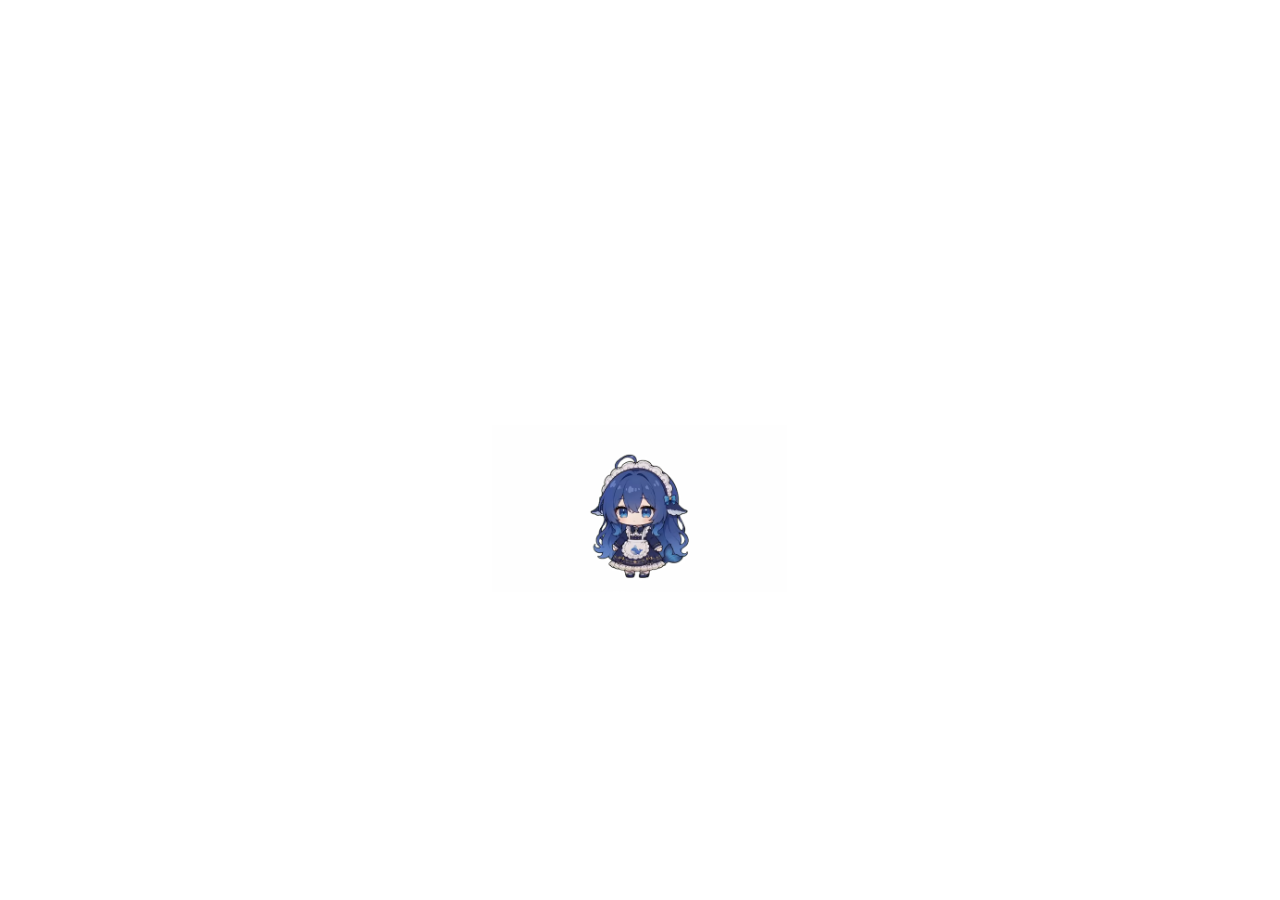
<file: Resources/index.html>
<!DOCTYPE html>
<html lang="zh-CN"><head><meta charset="UTF-8"><meta name="viewport" content="width=device-width,initial-scale=1"><meta http-equiv="Content-Security-Policy" content="default-src 'none'; script-src 'self'; style-src 'self' 'unsafe-inline'; img-src 'self' starbud-asset: data:; media-src 'self'; connect-src 'none'"><title>QWhaleMaiden</title><link rel="stylesheet" href="pet.css"><link rel="stylesheet" href="app.css"></head>
<body class="pet-window"><div id="stage">
<section id="notice" hidden aria-label="提醒"><button id="noticeBody" title="前往来源应用"><span id="noticeSource"></span><strong id="noticeText"></strong></button><div class="notice-controls"><button id="prev" aria-label="上一条">‹</button><span id="position"></span><button id="next" aria-label="下一条">›</button><span class="spacer"></span><button id="ackReminder" hidden>知道啦</button><button id="later" title="30 分钟后再提醒">稍后</button><button id="dismiss" aria-label="收起提醒"><svg viewBox="0 0 12 12" aria-hidden="true" focusable="false"><path d="M2 2L10 10M10 2L2 10" fill="none" stroke="currentColor" stroke-width="1.6" stroke-linecap="round"/></svg></button></div></section>
<div id="localLine" hidden></div><div id="art" aria-label="DSH 蓝鲸娘"><img id="poster" src="dsh/poster.png" alt="蓝鲸娘"><video muted playsinline preload="auto"></video><video muted playsinline preload="auto"></video><div id="pet"></div></div><div id="customArt" hidden></div>
<div id="petMenu" hidden aria-label="快捷操作"><button id="focusToggle">开始番茄钟</button><button id="controlsButton" aria-haspopup="dialog" aria-expanded="false">更多</button></div>
<section id="morePanel" hidden role="dialog" aria-label="更多功能"><header><strong>更多</strong><button id="closeMore" aria-label="关闭更多"><svg viewBox="0 0 12 12" aria-hidden="true" focusable="false"><path d="M2 2L10 10M10 2L2 10" fill="none" stroke="currentColor" stroke-width="1.6" stroke-linecap="round"/></svg></button></header><nav role="tablist" aria-label="功能分类"><button role="tab" data-more-tab="interact" aria-selected="true">互动</button><button role="tab" data-more-tab="tools" aria-selected="false">工具</button><button role="tab" data-more-tab="manage" aria-selected="false">管理</button></nav>
<div data-more-page="interact" class="more-grid"><button data-pet="eat">喂食<span>来点小零食</span></button><button data-pet="play">玩耍<span>随机玩个游戏</span></button><button data-pet="walk">散步<span>出去走走</span></button><button data-pet="sleep" id="sleepToggle">打个盹<span>安静休息一会儿</span></button><button id="saySomething">说句话<span>换一句碎碎念</span></button><button data-control="edgeQuiet">贴边勿扰<span>屏幕底边安静陪伴</span></button></div>
<div data-more-page="tools" hidden><div class="mini-focus"><div id="miniFocusContent"><span id="miniFocusState">专注时间</span><strong id="miniClock">45:00</strong><div><button id="pauseQuick" data-quick-focus="pause">暂停</button><button data-quick-focus="break">休息 5 分钟</button></div></div><section id="miniWidgets" hidden aria-label="天气与今日日历"><div class="mini-weather"><strong id="miniWeatherSummary"></strong><small id="miniWeatherMeta"></small></div><button id="miniCalendar" title="打开系统日历"><span id="miniCalendarDate"></span><div id="miniCalendarItems"></div></button><button id="inlineWidgetSettings" data-open-tab="widgets" hidden>天气与日历设置</button></section></div><div class="more-grid"><button id="toggleWidgets" aria-expanded="false">天气与日历</button><button id="focusSettings" data-open-tab="life">专注与休息</button></div></div>
<div data-more-page="manage" hidden><label><span>偶尔散步</span><input type="checkbox" data-pet-setting="walk"></label><label><span>离线碎碎念</span><input type="checkbox" data-pet-setting="whispers"></label><label><span>减少动态效果</span><input type="checkbox" data-pet-setting="reducedMotion"></label><div class="more-grid manage-actions"><button data-open-tab="packs">换个形象</button><button data-control="through">鼠标穿透</button><button data-open-tab="companion">全部设置</button><button data-control="quit" class="danger">退出桌宠</button></div></div>
</section>
</div><script src="dsh/catalog.js"></script><script src="dsh-renderer.js"></script><script src="pet.js"></script></body></html>
</file>
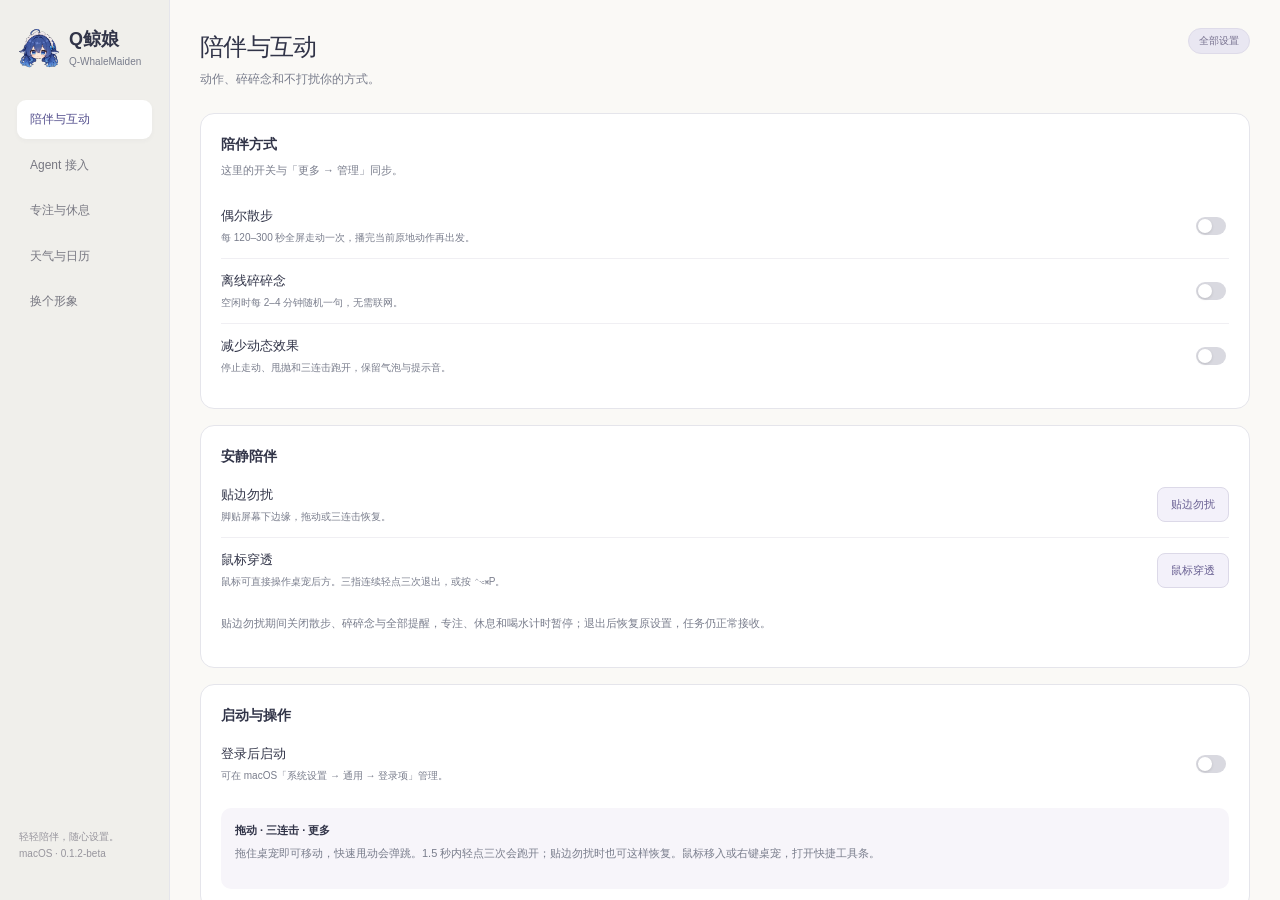
<file: Resources/settings.html>
<!DOCTYPE html>
<html lang="zh-CN"><head><meta charset="UTF-8"><meta name="viewport" content="width=device-width,initial-scale=1"><meta http-equiv="Content-Security-Policy" content="default-src 'none'; script-src 'self'; style-src 'self' 'unsafe-inline'; img-src 'self' starbud-asset: data:; connect-src 'none'"><title>QWhaleMaiden · 全部设置</title><link rel="stylesheet" href="app.css"></head>
<body class="settings-window">
<aside><div class="brand"><img class="brand-mark" src="settings-avatar.png" alt="鲸娘头像"><div class="brand-copy"><strong>Q鲸娘</strong><small>Q-WhaleMaiden</small></div></div><nav class="nav" aria-label="全部设置"><button data-tab="companion" class="active" aria-current="page">陪伴与互动</button><button data-tab="agents">Agent 接入</button><button data-tab="life">专注与休息</button><button data-tab="widgets">天气与日历</button><button data-tab="packs">换个形象</button></nav><div class="sidebar-foot">轻轻陪伴，随心设置。<br>macOS · <span id="version">0.1.2-beta</span></div></aside>
<main><header><div><h1 id="pageTitle">陪伴与互动</h1><p id="pageDescription">动作、碎碎念和不打扰你的方式。</p></div><span class="tag">全部设置</span></header>
<section data-section="companion" aria-label="陪伴与互动">
<div class="card"><h2>陪伴方式</h2><p>这里的开关与「更多 → 管理」同步。</p>
<label class="row"><span>偶尔散步<small>每 120–300 秒全屏走动一次，播完当前原地动作再出发。</small></span><input type="checkbox" data-setting="walk"></label>
<label class="row"><span>离线碎碎念<small>空闲时每 2–4 分钟随机一句，无需联网。</small></span><input type="checkbox" data-setting="whispers"></label>
<label class="row"><span>减少动态效果<small>停止走动、甩抛和三连击跑开，保留气泡与提示音。</small></span><input type="checkbox" data-setting="reducedMotion"></label></div>
<div class="card"><h2>安静陪伴</h2><div class="row"><span>贴边勿扰<small id="edgeQuietDescription">脚贴屏幕下边缘，拖动或三连击恢复。</small></span><button id="edgeQuiet" class="button">贴边勿扰</button></div><div class="row"><span>鼠标穿透<small>鼠标可直接操作桌宠后方。三指连续轻点三次退出，或按 ⌃⌥⌘P。</small></span><button id="toggleThrough" class="button">鼠标穿透</button></div><p class="hint">贴边勿扰期间关闭散步、碎碎念与全部提醒，专注、休息和喝水计时暂停；退出后恢复原设置，任务仍正常接收。</p></div>
<div class="card"><h2>启动与操作</h2><label class="row"><span>登录后启动<small>可在 macOS「系统设置 → 通用 → 登录项」管理。</small></span><input type="checkbox" id="login"></label><div class="usage-note"><strong>拖动 · 三连击 · 更多</strong><p>拖住桌宠即可移动，快速甩动会弹跳。1.5 秒内轻点三次会跑开；贴边勿扰时也可这样恢复。鼠标移入或右键桌宠，打开快捷工具条。</p></div></div>
</section>
<section data-section="agents" hidden aria-label="Agent 接入">
<div class="card"><h2>通知来源</h2><p>选择想接收通知的应用，点击气泡打开对应应用。</p><div id="agentList"></div></div>
<div class="card"><h2>通知内容</h2><label class="row"><span>气泡显示任务摘要<small>默认仅显示来源与通用状态；开启后显示可用的任务摘要。</small></span><input type="checkbox" data-setting="preview"></label><p class="hint">关闭某个来源会停止采集和气泡。气泡不会替你批准权限操作，也不保证定位到具体会话。</p></div>
<details class="card"><summary>接入方法与验证范围</summary><p>Codex、灵犀读取新增的本地日志。WorkBuddy、Trae、DSH、千问办公通过对应接入配置或插件连接；千问办公不是千问聊天应用。</p><p>「安装接入」会保留已有配置并备份修改项。安装后在宿主正常信任界面允许，必要时重启宿主，再用一次真实任务验证。已配置不代表所有事件与工作模式均已支持。</p><div class="row"><span>清理通知状态<small>只清理本桌宠保存的任务和收起记录，不修改 Agent 对话。</small></span><button class="button subtle" id="clearTasks">清理状态</button></div></details>
</section>
<section data-section="life" hidden aria-label="专注与休息">
<div class="card focus-card"><div><h2>番茄钟</h2><p>45 分钟专注，5 分钟休息；下一阶段由你开始。</p><div class="clock" id="focusClock">45:00</div><p id="focusStatus" class="muted">尚未开始</p></div><div class="button-group focus-actions"><button class="button primary" data-focus="start">开始番茄钟</button><button class="button" data-focus="pause">暂停</button><button class="button" data-focus="resume">继续</button><button class="button" data-focus="break">休息 5 分钟</button><button class="button subtle" data-focus="cancel">关闭番茄钟</button></div></div>
<div class="settings-grid"><div class="card"><h2>休息提醒</h2><p>累计清醒运行时间，提醒你起身活动。</p><label class="row"><span>休息提醒</span><input type="checkbox" data-setting="restEnabled"></label><label class="row"><span>提醒间隔<small>5–180 分钟</small></span><div class="number-unit"><input type="number" min="5" max="180" data-setting="restMinutes" aria-label="休息提醒间隔"><span>分钟</span></div></label></div>
<div class="card"><h2>喝水提醒</h2><p>按设定间隔提醒，不检测实际饮水。</p><label class="row"><span>喝水提醒</span><input type="checkbox" data-setting="waterEnabled"></label><label class="row"><span>提醒间隔<small>5–240 分钟</small></span><div class="number-unit"><input type="number" min="5" max="240" data-setting="waterMinutes" aria-label="喝水提醒间隔"><span>分钟</span></div></label></div></div>
<div class="card"><h2>提醒方式</h2><label class="row"><span>柔和提示音<small>提醒首次展示时响一次，同时配合小动作和气泡。</small></span><input type="checkbox" data-setting="reminderSound"></label><div class="button-group"><button class="button" data-preview-reminder="focus">预览番茄钟</button><button class="button" data-preview-reminder="rest">预览休息提醒</button><button class="button" data-preview-reminder="water">预览喝水提醒</button></div><p class="hint">预览不改变计时。贴边勿扰时不弹出、不响铃；退出后展示仍有效的提醒。电脑休眠后，休息与喝水重新计时。</p></div>
</section>
<section data-section="widgets" hidden aria-label="天气与日历">
<div class="card"><h2>天气</h2><p>手选城市，无需定位。天气会同步到「更多 → 工具 → 天气与日历」。</p><div id="weatherDisplay" class="weather-number">选择一个城市</div><p id="weatherTime" class="hint"></p><div class="search-row"><input id="cityQuery" type="text" aria-label="城市名称" placeholder="输入城市，例如：上海" maxlength="80"><button class="button" id="citySearch">搜索城市</button><button class="button subtle" id="weatherRefresh">刷新天气</button></div><div id="cityResults"></div><p class="hint" id="weatherError" role="status"></p><p class="hint">数据来自 Open-Meteo；查询会发送所选城市的坐标。</p></div>
<div class="card"><h2>日历</h2><p id="today"></p><p class="hint" id="calendarStatus" role="status"></p><div class="button-group"><button class="button" id="calendarEnable">连接本机日历</button><button class="button subtle" id="openCalendar">打开系统日历</button><button class="button subtle" id="calendarDisable">停止读取日历</button></div><div id="calendarChoices" class="calendar-choices"></div><label class="row"><span>日程开始前提醒<small>提前 10 分钟；全天日程仅展示。</small></span><input type="checkbox" data-setting="calendarAlerts"></label><div id="calendarItems"></div><p class="hint">这里只读展示所选日历未来 7 天的日程；小弹窗仅展示今天。不会创建、修改或上传日程。</p></div>
</section>
<section data-section="packs" hidden aria-label="换个形象">
<div class="card"><h2>桌宠大小</h2><label class="row"><span>桌宠大小<small>以默认大小为 100%，不影响通知文字。</small></span><div class="size-control"><input type="range" min="0.65" max="1.5" step="0.05" data-setting="size" aria-label="桌宠大小"><output id="sizeValue">100%</output></div></label></div>
<div class="card"><h2>换个形象</h2><p>一次显示一只桌宠，切换不会清除提醒和设置。</p><div class="button-group"><button class="button primary" id="importPack">导入素材包</button><button class="button" id="defaultPack">恢复默认形象</button></div><div id="packList"></div></div>
<div class="card"><h2>动作预览</h2><p>选择一个内置动作观看；预览会使用默认鲸娘形象。</p><div class="search-row"><select id="builtinActions" aria-label="选择动作"></select><button class="button" id="previewBuiltin">播放动作</button></div></div>
<details class="card"><summary>素材包格式与许可</summary><p>支持本地 SVG / 精灵图文件夹或 ZIP。根目录需要 manifest.json、待机动作和许可证说明；缺少可选动作时使用待机动作。</p><p>不加载脚本或外部资源。导入失败会保留当前形象；请确认素材的使用许可。</p></details>
</section>
<div class="footer-message" id="info" role="status" aria-live="polite"></div>
</main><script src="dsh/catalog.js"></script><script src="settings.js"></script></body></html>
</file>
<file: Resources/pet.css>
*{margin:0;padding:0;box-sizing:border-box;user-select:none;-webkit-user-select:none}
html,body{width:100%;height:100%;overflow:hidden;background:transparent}
#stage{position:relative;width:100%;height:100%;font-family:"PingFang SC",sans-serif}
#art{--pet-scale:1;position:absolute;left:var(--pet-center,50%);bottom:calc(320px - 11.579px * var(--pet-scale));transform:translateX(-50%);width:calc(296.421px * var(--pet-scale));height:calc(166.737px * var(--pet-scale));pointer-events:none}
#art video,#poster{position:absolute;inset:0;width:100%;height:100%;object-fit:contain;pointer-events:none}
#art video{opacity:0;visibility:hidden}#art video.active{opacity:1;visibility:visible}
#pet{position:absolute;left:31.25%;top:13.889%;width:37.5%;height:79.167%;pointer-events:auto}
.fx{position:absolute;pointer-events:none;font-size:16px}
@keyframes floatUp{0%{opacity:0;transform:translateY(6px) scale(.6)}25%{opacity:1}100%{opacity:0;transform:translateY(-52px) scale(1.15)}}

#stage.menus-right #art{left:var(--pet-center,50%);right:auto}

/* Mirror pixels only; notice text, controls and hit bounds keep their orientation. */
#art video{transform:scaleX(var(--clip-mirror,1))}
#stage.mode-walk #customArt{transform:translateX(-50%) scaleX(var(--walk-facing,1))}
</file>
<file: Resources/app.css>
:root{color-scheme:light;--ink:#313448;--muted:#797d8c;--line:#e5e5eb;--accent:#6965b5;--cream:#faf9f6;--lavender:#edecf8}
button,input,select{font:inherit}button{cursor:pointer}button:focus-visible,input:focus-visible{outline:2px solid #8984d4;outline-offset:3px}[hidden]{display:none!important}
.pet-window #stage{width:100vw;height:100vh}
#notice{position:absolute;z-index:10;left:var(--notice-center,var(--pet-center,50%));transform:translateX(-50%);top:6px;width:294px;background:rgba(255,255,255,.97);border:1px solid rgba(101,102,149,.13);border-radius:17px;box-shadow:0 8px 24px #3a3a6020;color:var(--ink);overflow:hidden}
#notice:after{content:"";position:absolute;bottom:-6px;left:44%;width:12px;height:12px;transform:rotate(45deg);background:white}
#noticeBody{display:block;text-align:left;border:0;background:transparent;padding:12px 15px 5px;width:100%;color:inherit}
#noticeSource{display:block;font-size:10px;letter-spacing:.04em;color:#75718e;margin-bottom:5px;overflow:hidden;text-overflow:ellipsis;white-space:nowrap}
#noticeText{display:-webkit-box;-webkit-line-clamp:2;-webkit-box-orient:vertical;overflow:hidden;font-size:13px;line-height:1.5;font-weight:550;min-height:20px}
.notice-controls{display:flex;align-items:center;gap:4px;padding:1px 10px 6px;font-size:10px;color:var(--muted)}.notice-controls button{border:0;background:transparent;color:#76728e;padding:3px 6px;border-radius:6px}.notice-controls button:hover{background:var(--lavender)}.notice-controls #prev,.notice-controls #next{font-size:19px}.notice-controls #dismiss{display:grid;place-items:center}.notice-controls #dismiss svg{width:10px;height:10px;display:block}.spacer{flex:1}
#localLine{position:absolute;z-index:7;left:var(--notice-center,var(--pet-center,50%));transform:translateX(-50%);bottom:var(--speech-bottom,152px);width:max-content;max-width:220px;padding:8px 13px;border-radius:13px;background:rgba(255,255,255,.75);font-size:12px;color:var(--ink);box-shadow:0 5px 18px #4c507520;pointer-events:none;text-align:center}
#petMenu{position:absolute;left:var(--pet-center,50%);transform:translateX(-50%);bottom:var(--controls-bottom,286px);display:flex;gap:2px;padding:3px;background:#fffffff2;border:1px solid #dfdfed;border-radius:12px;box-shadow:0 3px 10px #4c50751a;z-index:12;width:132px;height:28px}
#petMenu button{border:0;border-radius:8px;background:transparent;padding:2px 4px;color:#666194;font-size:10px;white-space:nowrap}#petMenu button:hover{background:#eeecf8}#focusToggle{flex:1}#focusToggle.active{background:#ede9f7;color:#62518b}#controlsButton{width:32px;border-left:1px solid #e9e6f0!important;border-radius:0 7px 7px 0!important}
#morePanel{position:absolute;z-index:20;left:8px;bottom:var(--controls-bottom,286px);width:244px;height:248px;min-height:248px;max-height:248px;overflow:auto;background:#faf9fcfa;color:var(--ink);border:1px solid #e5e1ed;border-radius:16px;box-shadow:0 7px 24px #33304b26;padding:12px;font-size:11px}
#morePanel header{display:flex;align-items:center;justify-content:space-between;margin:0 0 9px}#morePanel header strong{font-size:12px;font-weight:600}#morePanel button{border:0;color:#605a7b;font:inherit;cursor:pointer;border-radius:8px;background:#f0edf6}#morePanel button:hover{background:#e5e0f1}#morePanel button:active{background:#dcd5ec}#morePanel button:disabled{opacity:.45;cursor:default}#closeMore{width:18px;height:18px;display:grid;place-items:center;padding:0;background:transparent!important;flex:none}#closeMore svg{display:block;width:10px;height:10px}
#morePanel nav{display:flex;gap:3px;border-radius:9px;background:#eeebf3;padding:3px;margin-bottom:10px}#morePanel nav button{flex:1;padding:5px 0;background:transparent}#morePanel nav [aria-selected="true"]{background:#fff;box-shadow:0 1px 4px #4b456012}
.more-grid{display:grid;grid-template-columns:1fr 1fr;gap:6px}#morePanel .more-grid button{text-align:left;padding:8px 9px;background:#fff;border:1px solid #ebe7f0}#morePanel .more-grid button:hover{border-color:#cfc6e1;background:#f4f0fa}#morePanel .more-grid span{display:block;font-size:9px;color:#95909f;margin-top:3px}
#morePanel label{display:flex;justify-content:space-between;align-items:center;padding:7px 2px;border-bottom:1px solid #ece8f1}#morePanel input{accent-color:#9786b8}#morePanel .danger{color:#a3747e}.mini-focus{border-radius:10px;background:#efebf5;padding:9px 10px;margin-bottom:8px}.mini-focus #miniFocusState{color:#948aa3;font-size:9px}.mini-focus #miniClock{display:block;font-size:25px;font-weight:500;font-variant-numeric:tabular-nums;letter-spacing:-1px;color:#75638f;margin:3px 0 7px}.mini-focus #miniFocusContent>div{display:flex;gap:5px}.mini-focus button{padding:5px 7px;background:#fff!important}
#customArt{position:absolute;left:var(--pet-center,50%);transform:translateX(-50%);bottom:320px;width:132px;height:132px;pointer-events:none;background-repeat:no-repeat;background-position:left top}#customArt img{width:100%;height:100%;object-fit:contain;pointer-events:none}
.mode-wait #eyes{transform:translateY(1px) scale(.95)}.mode-wait #star{filter:drop-shadow(0 0 6px #948be0)}.mode-error #pet{animation:thinkTilt 1.5s ease-in-out infinite}
.reduced #stage *{animation:none!important;transition:none!important}.reduced #eyes{transform:none}
.settings-window{margin:0;background:var(--cream);color:var(--ink);font:13px/1.55 -apple-system,BlinkMacSystemFont,"PingFang SC",sans-serif;display:flex;height:100vh;overflow:hidden;-webkit-user-select:none;user-select:none}
aside{width:170px;flex-shrink:0;border-right:1px solid var(--line);padding:26px 17px;box-sizing:border-box;background:#f0efeb;display:flex;flex-direction:column}.brand{display:flex;align-items:center;gap:8px;margin-bottom:30px;min-width:0;width:100%}.brand-mark{display:block;width:44px;height:44px;flex:0 0 44px;object-fit:contain;background:transparent;border:0;border-radius:0;box-shadow:none}.brand-copy{min-width:0;flex:1}.brand strong{display:block;font-size:18px;font-weight:700;line-height:1.3;letter-spacing:0;white-space:nowrap}.brand small{display:block;margin-top:4px;font-size:10px;line-height:1.3;color:var(--muted);letter-spacing:0;white-space:nowrap}.nav{display:flex;flex-direction:column;gap:7px}.nav button{border:0;background:transparent;text-align:left;padding:10px 13px;border-radius:9px;color:#777781;font-size:12px}.nav button.active{background:#fff;color:#55508e;box-shadow:0 2px 5px #3a385109}.nav button:hover{color:#4d4c64}.sidebar-foot{margin-top:auto;color:#97959d;font-size:10px;padding:12px}
main{flex:1;min-width:0;overflow:auto;padding:30px 34px 32px;box-sizing:border-box}header{display:flex;justify-content:space-between;align-items:flex-start;margin-bottom:24px}h1{font-size:25px;font-weight:550;letter-spacing:-.03em;margin:0 0 5px}header p{margin:0;color:var(--muted);font-size:12px}.tag{background:#e9e7f2;color:#77718f;border:1px solid #dedbe9;border-radius:20px;font-size:10px;padding:4px 10px}
.card{border:1px solid var(--line);background:#fff;border-radius:14px;margin-bottom:16px;padding:20px 22px}.card h2{font-size:14px;margin:0 0 5px;font-weight:600}.card>p,.hint{font-size:11px;color:var(--muted);margin:0 0 14px}.row{display:flex;justify-content:space-between;align-items:center;gap:20px;padding:12px 0;border-top:1px solid #f0eff3}.row:first-of-type{border-top:0}.row span small{display:block;color:var(--muted);font-size:10px;margin-top:2px}.row input[type=checkbox]{appearance:none;width:30px;height:18px;border-radius:20px;background:#d9d9e0;position:relative;flex-shrink:0;cursor:pointer;transition:background .2s}.row input[type=checkbox]:before{content:"";position:absolute;width:14px;height:14px;border-radius:50%;background:white;top:2px;left:2px;box-shadow:0 1px 3px #0002;transition:transform .2s}.row input[type=checkbox]:checked{background:#9289c6}.row input[type=checkbox]:checked:before{transform:translateX(12px)}
input[type=number],input[type=text]{border:1px solid #dedce7;border-radius:8px;background:#fbfbfd;padding:8px 10px;color:var(--ink);box-sizing:border-box;user-select:text;-webkit-user-select:text}input[type=number]{width:75px}input[type=text]{min-width:100px;flex:1}.button{border:1px solid #dcd9e8;background:#f3f1fa;color:#6a6193;padding:8px 13px;border-radius:8px;font-size:11px}.button:hover{background:#e9e5f6}.button.primary{background:#7f75ad;color:white;border-color:#7f75ad}.button.subtle{background:#fff;color:#92909c}.button-group{display:flex;gap:8px;flex-wrap:wrap}.search-row{display:flex;gap:8px;margin:15px 0}.agent-row{display:flex;gap:15px;align-items:flex-start;padding:18px 0;border-bottom:1px solid #eee}.agent-row:last-child{border-bottom:0}.agent-symbol{width:32px;height:32px;flex-shrink:0;border-radius:10px;display:grid;place-items:center;background:#f0eef8;font-size:12px;color:#7a6a9b}.agent-detail{flex:1;min-width:0}.agent-detail strong{font-size:12px}.agent-detail p{margin:3px 0 7px;font-size:10px;color:var(--muted);overflow-wrap:anywhere}.agent-actions{display:flex;gap:7px;align-items:center}.agent-actions input{accent-color:#8d80bd}.status-dot{width:5px;height:5px;display:inline-block;background:#89a58c;border-radius:50%;margin-right:5px}.notice-box{padding:11px 13px;background:#f1efe9;border-radius:10px;font-size:11px;color:#8b8270;margin:0 0 16px}.clock{font-size:42px;letter-spacing:-.05em;line-height:1.2;margin:18px 0 4px;color:#6f6599;font-variant-numeric:tabular-nums}.weather-number{font-size:32px;color:#726598;margin-top:12px}.list-item{padding:10px 0;border-bottom:1px solid #efedf3}.list-item:last-child{border-bottom:0}.list-item strong{display:block;font-size:12px}.list-item small{color:var(--muted);font-size:10px}.city-button{display:block;text-align:left;width:100%;margin:5px 0;padding:8px 10px;border:0;background:#f5f3fa;color:#6f658d;border-radius:8px}.pack-row{display:flex;align-items:center;justify-content:space-between;gap:12px;padding:13px 0;border-bottom:1px solid #f0eff3}.pack-row small{display:block;color:var(--muted);font-size:10px}.calendar-select{display:flex;gap:8px;align-items:center;padding:5px 0;font-size:11px}.calendar-select input{accent-color:#8d80bd}.columns{display:grid;grid-template-columns:1fr 1fr;gap:16px}.columns .card{min-width:0}.muted{color:var(--muted);font-size:11px}.footer-message{font-size:11px;color:#8b7870;min-height:18px;padding:3px 2px;overflow-wrap:anywhere}a{color:#8273ab}
@media(max-width:760px){aside{width:135px;padding:24px 10px}.brand{gap:6px}.brand-mark{width:38px;height:38px;flex-basis:38px}.brand strong{font-size:16px}.brand small{font-size:9px}main{padding:25px 22px}.columns{grid-template-columns:1fr}}

/* Speech follows the head; Agent cards use a compact surface independent of pet scaling. */
#notice[data-kind="whisper"]{top:auto;bottom:var(--speech-bottom,152px);width:max-content;max-width:220px;background:rgba(255,255,255,.75);border-radius:13px;box-shadow:0 4px 12px #4c507515}
#notice[data-kind="whisper"] #noticeSource,#notice[data-kind="whisper"] .notice-controls{display:none}
#notice[data-kind="whisper"] #noticeBody{padding:8px 13px;text-align:center;cursor:default}
#notice[data-kind="whisper"] #noticeText{font-size:12px;font-weight:400;min-height:0}
#notice[data-kind="agent"]{width:var(--agent-width,170px);transform:translateX(-50%) scale(.8);transform-origin:center bottom;background:rgba(255,255,255,.85);top:auto;bottom:var(--speech-bottom,152px);border-radius:18px;min-height:52px;isolation:isolate;overflow:hidden;box-shadow:0 4px 14px #3a3a6018}
#notice[data-kind="agent"] #noticeBody{padding:6px 46px 1px 10px}
#notice[data-kind="agent"] #noticeSource{font-size:9px;line-height:1.2;margin-bottom:1px;padding-right:0}
#notice[data-kind="agent"] #noticeText{font-size:12px;line-height:1.25;min-height:15px}
#notice[data-kind="agent"] .notice-controls{padding:0 46px 4px 7px;gap:2px;font-size:9px;line-height:1.2}
#notice[data-kind="agent"] .notice-controls button{padding:1px 5px}
#notice[data-kind="agent"] :is(#dismiss,#later){position:absolute;right:6px;width:30px;height:18px;padding:0;display:grid;place-items:center;border-radius:6px;line-height:1}
#notice[data-kind="agent"] #dismiss{top:4px}
#notice[data-kind="agent"] #later{bottom:4px}
#notice[data-kind="agent"] #dismiss svg{display:block;width:12px;height:12px}
#notice[data-kind="agent"] .notice-controls #prev,#notice[data-kind="agent"] .notice-controls #next{font-size:16px}

#morePanel [data-more-page]{max-height:156px;overflow-y:auto;overscroll-behavior:contain}

#morePanel [data-more-page="manage"] label{padding:4px 2px;line-height:1.2}
#morePanel [data-more-page="manage"] .compact{margin:4px 0}
#morePanel [data-more-page="manage"] .compact button{padding:5px;line-height:1.3}
#morePanel [data-more-page="manage"] footer{padding-top:4px}
#morePanel [data-more-page="manage"] footer button{padding:3px 6px;line-height:1.2}

#morePanel [data-more-page="interact"] button{padding:6px 9px}

/* Keep tool actions anchored while only the fixed card content changes. */
#morePanel [data-more-page="tools"]{display:grid;grid-template-rows:112px 34px;gap:8px;height:154px;max-height:154px;overflow:visible}
#morePanel [data-more-page="tools"]>.mini-focus{height:112px;min-height:0;margin:0;overflow:hidden}
#miniFocusContent,#miniWidgets{height:100%;overflow-y:auto;overscroll-behavior:contain}
#miniWidgets{font-size:10px;line-height:1.4}.mini-weather{padding-bottom:6px;border-bottom:1px solid #ded6ea}.mini-weather>strong{display:block;font-size:13px;font-weight:550;color:#74608e;white-space:nowrap;overflow:hidden;text-overflow:ellipsis}.mini-weather>small{display:block;font-size:9px;color:#8e819e;margin-top:2px}
#morePanel .mini-focus #miniCalendar{display:block;text-align:left;width:100%;padding:6px 0 0;background:transparent!important;color:#70627f}#miniCalendarDate{font-size:9px;color:#8d7e9e;display:block;margin-bottom:3px}#miniCalendarItems>div{font-size:10px;white-space:nowrap;overflow:hidden;text-overflow:ellipsis;line-height:1.5}#miniCalendarItems .calendar-empty{color:#968b9f}#morePanel .mini-focus #inlineWidgetSettings{font-size:9px;padding:3px 0;margin-top:3px;background:transparent!important;color:#87729e;text-decoration:underline}#toggleWidgets[aria-expanded="true"]{border-color:#c5b8da!important;background:#eee8f5!important}

#stage.menus-right #morePanel{left:auto;right:8px}

/* Wellness uses a quiet speech card; Agent geometry is deliberately independent. */
#notice[data-kind="wellness"]{top:auto;bottom:var(--speech-bottom,152px);width:220px;transform:translateX(-50%);background:rgba(255,255,255,.75);border-radius:13px;box-shadow:0 4px 12px #4c507515}
#notice[data-kind="wellness"]:after{display:none}
#notice[data-kind="wellness"] #noticeBody{padding:11px 24px 5px;text-align:center}
#notice[data-kind="wellness"] #noticeSource{font-size:10px;line-height:1.3;letter-spacing:.04em;margin-bottom:5px;color:#817693}
#notice[data-kind="wellness"] #noticeText{font-size:12px;font-weight:450;line-height:1.6;min-height:0;-webkit-line-clamp:3}
#notice[data-kind="wellness"] .notice-controls{padding:3px 10px 10px;justify-content:center;gap:8px}
#notice[data-kind="wellness"] .spacer{display:none}
#notice[data-kind="wellness"] :is(#ackReminder,#later){width:86px;height:24px;padding:0;flex:none;display:grid;place-items:center;background:rgba(239,235,246,.8);border-radius:7px;font-size:10px}
#notice[data-kind="wellness"] #dismiss{position:absolute;right:5px;top:5px;width:18px;height:18px;padding:0}
#notice[data-kind="wellness"] #dismiss svg{width:10px;height:10px}

#morePanel .manage-actions{margin-top:12px;gap:7px}#morePanel .manage-actions button{padding:7px 8px;text-align:center;min-height:30px}

/* All Settings: consistent grouping, bounded controls and progressive detail. */
.settings-window main{padding:28px 30px 36px}.settings-window header{gap:16px}.settings-window header>div{min-width:0}.settings-window h1{font-size:24px}.settings-window header p{line-height:1.6;margin-top:5px}.settings-window .card{padding:20px;margin-bottom:16px}.settings-window .card>p{line-height:1.7}.settings-window .row{gap:16px;min-height:64px}.settings-window .row>span{min-width:0;flex:1}.settings-window .row small{line-height:1.6;margin-top:4px;max-width:380px}.settings-window .row .button{flex-shrink:0}.settings-window .hint{margin-top:12px;line-height:1.7}.settings-grid{display:grid;grid-template-columns:1fr 1fr;gap:16px}.settings-grid .card{min-width:0}.number-unit{display:flex;align-items:center;gap:7px;flex-shrink:0;color:var(--muted);font-size:11px}.number-unit input{width:68px;box-sizing:border-box}.settings-window input:disabled{opacity:.45}.size-control{display:flex;align-items:center;gap:10px}.size-control input{width:150px}.size-control output{width:38px;font-size:11px;font-variant-numeric:tabular-nums;color:var(--muted)}.usage-note{background:#f7f5fa;border-radius:10px;padding:14px;margin-top:12px;font-size:11px}.usage-note p{color:var(--muted);line-height:1.8;margin-top:5px}.settings-window details summary{cursor:pointer;font-size:12px;font-weight:600;outline-offset:6px}.settings-window details[open] summary{margin-bottom:14px}.settings-window details p{font-size:11px;color:var(--muted);line-height:1.8;margin-top:10px}.focus-card{display:grid;grid-template-columns:1fr 180px;gap:20px;align-items:center}.focus-actions{display:grid!important;grid-template-columns:1fr 1fr;gap:8px}.focus-actions [data-focus=start],.focus-actions [data-focus=cancel]{grid-column:1/-1}.settings-window .button-group{flex-wrap:wrap;gap:8px}.calendar-choices:not(:empty){padding:12px;background:#f7f5fa;border-radius:10px;margin:14px 0}.settings-window .search-row{display:flex;gap:8px;flex-wrap:wrap}.settings-window .search-row input,.settings-window .search-row select{min-width:120px;flex:1}.settings-window .search-row select{max-width:100%;border:1px solid #dedce7;border-radius:8px;background:#fbfbfd;padding:8px;color:var(--ink)}.settings-window .agent-row{gap:12px}.settings-window .agent-actions{flex-shrink:0}.settings-window .footer-message:not(:empty){position:sticky;bottom:0;background:#f2eef8;border:1px solid #dfd8eb;border-radius:9px;padding:10px 12px;margin-top:8px;color:#655779}.settings-window button:disabled{cursor:default;opacity:.45}
@media(max-width:800px){.settings-grid{grid-template-columns:1fr;gap:0}.settings-window main{padding:24px 22px}.focus-card{grid-template-columns:1fr}.focus-actions{display:flex!important}.size-control input{width:100px}.settings-window .agent-row{flex-wrap:wrap}.settings-window .agent-actions{margin-left:44px}}

.settings-window,.settings-window *{box-sizing:border-box}.settings-window .sidebar-foot{padding:12px 2px;white-space:nowrap;line-height:1.7}.focus-actions [data-focus=break]{grid-column:1/-1}

#morePanel [data-more-page="interact"]{grid-auto-rows:46px}#morePanel [data-more-page="interact"] button{height:46px;min-width:0;padding:7px 9px;line-height:14px}#morePanel [data-more-page="interact"] span{line-height:12px;white-space:nowrap}
</file>
